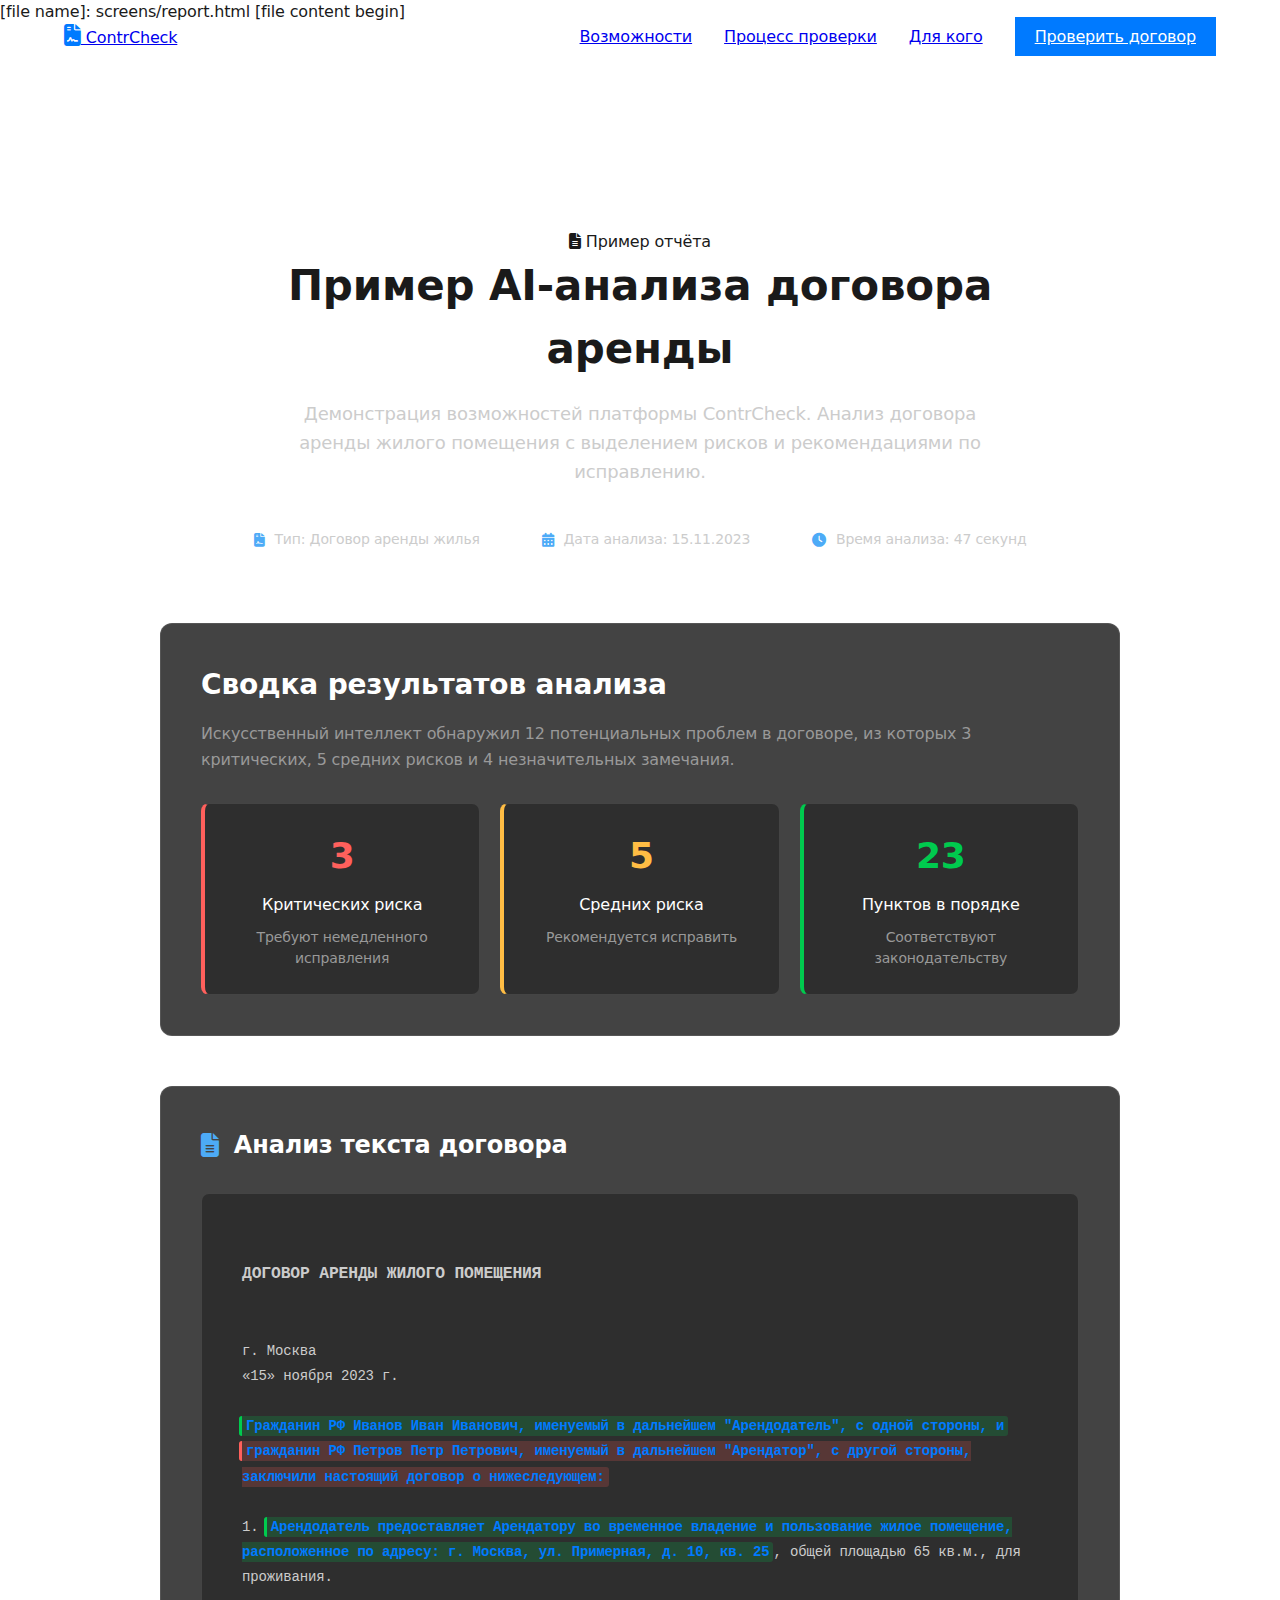
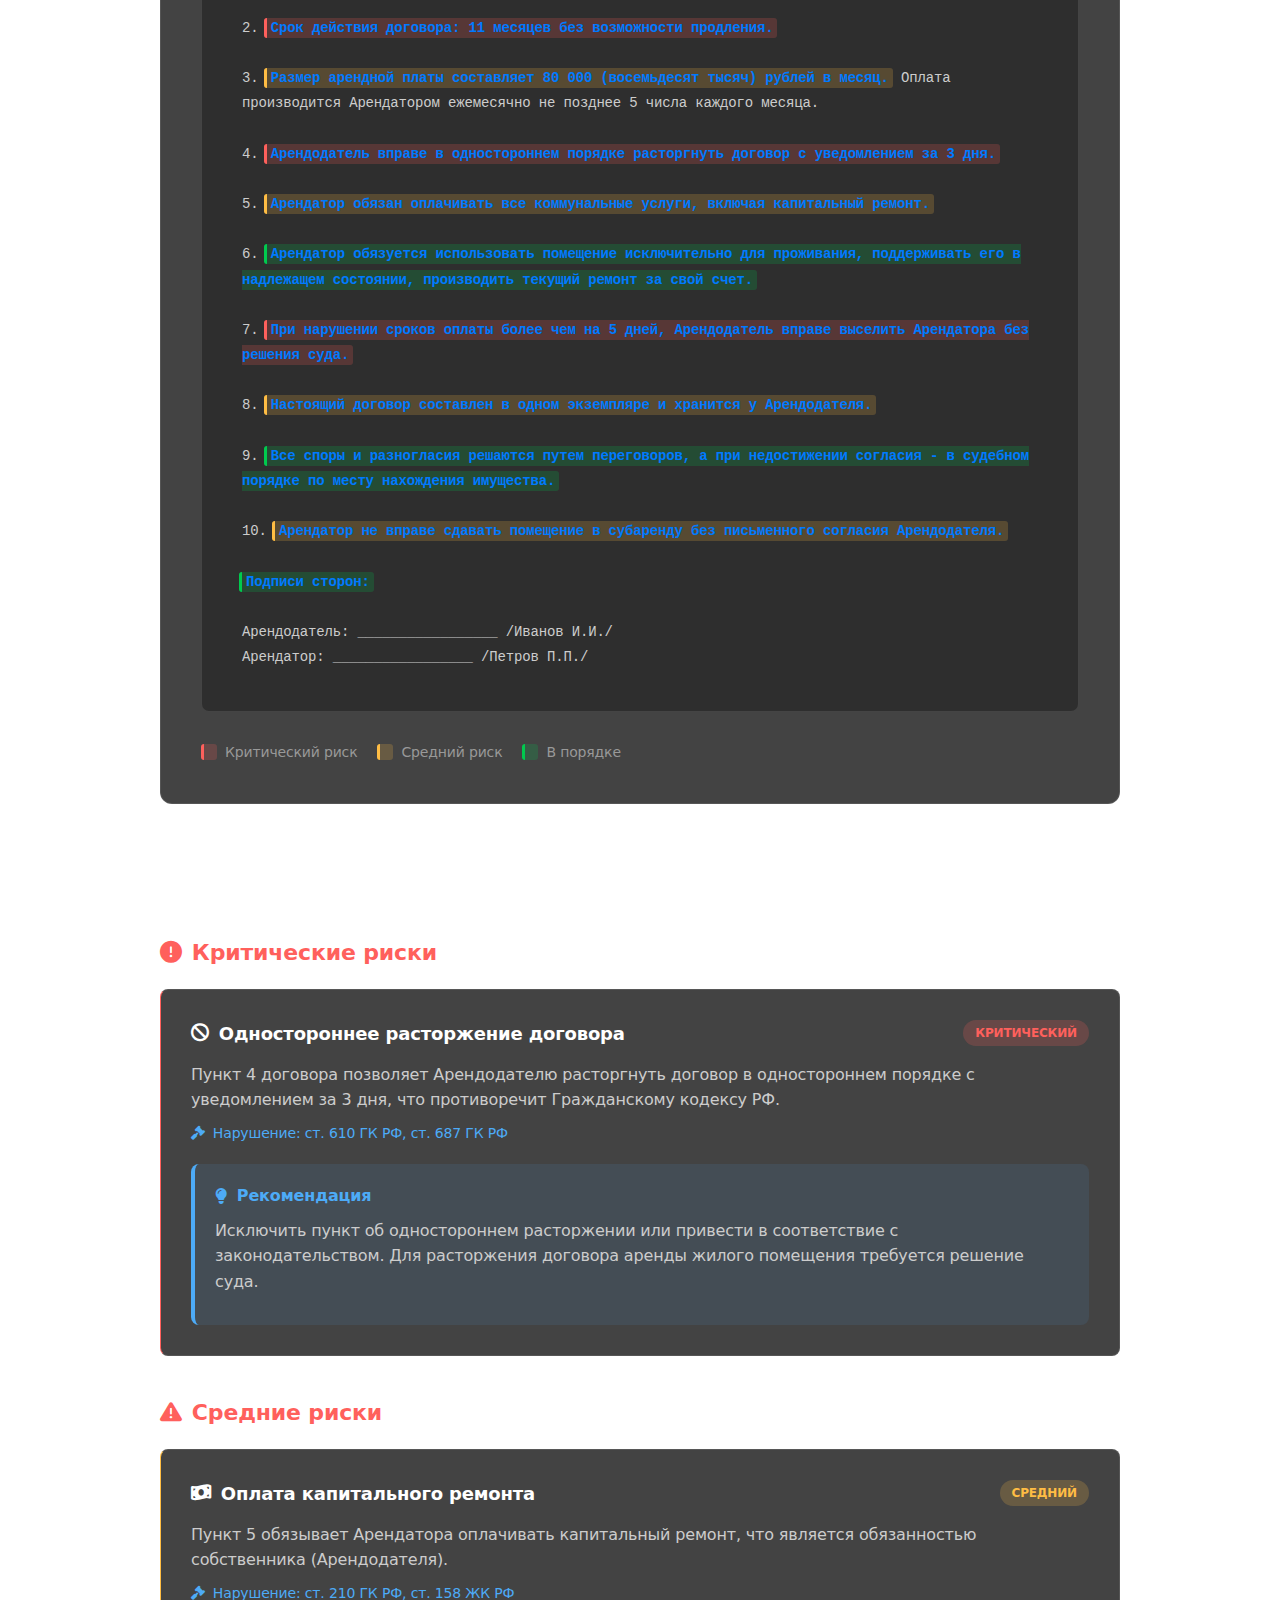
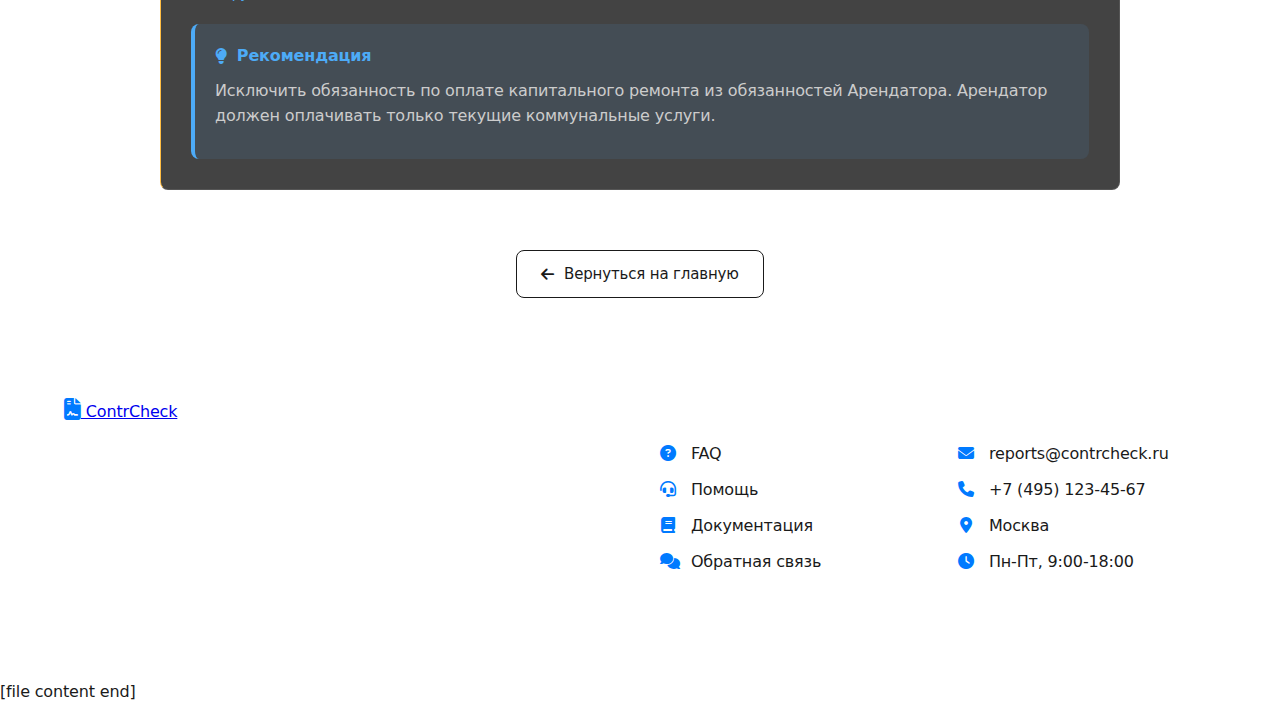
<file: screens/report.html>
[file name]: screens/report.html
[file content begin]
<!DOCTYPE html>
<html lang="ru">
<head>
    <meta charset="UTF-8">
    <meta name="viewport" content="width=device-width, initial-scale=1.0">
    <title>Пример отчёта | ContrCheck</title>
    <meta name="description" content="Пример AI-анализа договора аренды. Демонстрация возможностей платформы ContrCheck.">
    <link rel="preconnect" href="https://fonts.googleapis.com">
    <link rel="preconnect" href="https://fonts.gstatic.com" crossorigin>
    <link href="https://fonts.googleapis.com/css2?family=Inter:wght@300;400;500;600;700&display=swap" rel="stylesheet">
    <link rel="stylesheet" href="https://cdnjs.cloudflare.com/ajax/libs/font-awesome/6.4.0/css/all.min.css">
    <link rel="stylesheet" href="../styles/styles.css">
    <style>
        .report-header {
            padding: 180px 0 60px;
            text-align: center;
        }
        
        .report-header h1 {
            font-size: 42px;
            font-weight: 600;
            margin-bottom: 20px;
            max-width: 800px;
            margin-left: auto;
            margin-right: auto;
        }
        
        .report-header p {
            font-size: 18px;
            color: #cccccc;
            max-width: 700px;
            margin: 0 auto 30px;
            line-height: 1.6;
        }
        
        .report-meta {
            display: flex;
            justify-content: center;
            gap: 20px;
            margin-top: 30px;
            flex-wrap: wrap;
        }
        
        .meta-item {
            background: rgba(255, 255, 255, 0.05);
            padding: 12px 20px;
            border-radius: 8px;
            border: 1px solid rgba(255, 255, 255, 0.1);
            color: #cccccc;
            font-size: 14px;
            display: flex;
            align-items: center;
            gap: 10px;
        }
        
        .meta-item i {
            color: #4dabf7;
        }
        
        .report-content {
            max-width: 1000px;
            margin: 0 auto;
            padding: 0 20px 100px;
        }
        
        .report-summary {
            background-color: rgba(20, 20, 20, 0.8);
            border-radius: 12px;
            padding: 40px;
            margin-bottom: 50px;
            border: 1px solid rgba(255, 255, 255, 0.1);
        }
        
        .report-summary h2 {
            font-size: 28px;
            margin-bottom: 15px;
            font-weight: 600;
            color: #ffffff;
        }
        
        .report-summary > p {
            color: #999999;
            margin-bottom: 30px;
            line-height: 1.6;
        }
        
        .summary-grid {
            display: grid;
            grid-template-columns: repeat(3, 1fr);
            gap: 20px;
            margin-top: 30px;
        }
        
        @media (max-width: 768px) {
            .summary-grid {
                grid-template-columns: 1fr;
            }
        }
        
        .summary-card {
            text-align: center;
            padding: 25px;
            border-radius: 8px;
            background: rgba(0, 0, 0, 0.3);
            border: 1px solid rgba(255, 255, 255, 0.1);
        }
        
        .summary-card.critical {
            border-left: 4px solid #ff605c;
        }
        
        .summary-card.warning {
            border-left: 4px solid #ffbd44;
        }
        
        .summary-card.success {
            border-left: 4px solid #00ca4e;
        }
        
        .summary-value {
            font-size: 36px;
            font-weight: 600;
            margin-bottom: 10px;
        }
        
        .summary-card.critical .summary-value {
            color: #ff605c;
        }
        
        .summary-card.warning .summary-value {
            color: #ffbd44;
        }
        
        .summary-card.success .summary-value {
            color: #00ca4e;
        }
        
        .summary-label {
            font-size: 16px;
            font-weight: 500;
            margin-bottom: 5px;
            color: #ffffff;
        }
        
        .document-preview {
            background-color: rgba(20, 20, 20, 0.8);
            border-radius: 12px;
            padding: 40px;
            margin-bottom: 50px;
            border: 1px solid rgba(255, 255, 255, 0.1);
        }
        
        .document-title {
            font-size: 24px;
            margin-bottom: 30px;
            font-weight: 600;
            color: #ffffff;
            display: flex;
            align-items: center;
            gap: 15px;
        }
        
        .document-title i {
            color: #4dabf7;
        }
        
        .document-text {
            background: rgba(0, 0, 0, 0.3);
            border-radius: 8px;
            padding: 40px;
            font-family: 'Courier New', monospace;
            line-height: 1.8;
            white-space: pre-line;
            border: 1px solid rgba(255, 255, 255, 0.1);
            font-size: 14px;
            color: #cccccc;
        }
        
        .highlight {
            padding: 2px 4px;
            border-radius: 3px;
        }
        
        .highlight-red {
            background-color: rgba(255, 96, 92, 0.2);
            border-left: 3px solid #ff605c;
            margin-left: -3px;
        }
        
        .highlight-yellow {
            background-color: rgba(255, 189, 68, 0.2);
            border-left: 3px solid #ffbd44;
            margin-left: -3px;
        }
        
        .highlight-green {
            background-color: rgba(0, 202, 78, 0.2);
            border-left: 3px solid #00ca4e;
            margin-left: -3px;
        }
        
        .legend {
            display: flex;
            gap: 20px;
            flex-wrap: wrap;
            margin-top: 30px;
        }
        
        .legend-item {
            display: flex;
            align-items: center;
            gap: 8px;
            color: #999999;
            font-size: 14px;
        }
        
        .legend-color {
            width: 16px;
            height: 16px;
            border-radius: 3px;
        }
        
        .issues-list {
            margin-top: 50px;
        }
        
        .issues-list h2 {
            font-size: 28px;
            margin-bottom: 30px;
            font-weight: 600;
            color: #ffffff;
        }
        
        .issue-card {
            background-color: rgba(20, 20, 20, 0.8);
            border-radius: 8px;
            padding: 30px;
            margin-bottom: 20px;
            border-left: 4px solid;
            border: 1px solid rgba(255, 255, 255, 0.1);
        }
        
        .issue-card.critical {
            border-left-color: #ff605c;
        }
        
        .issue-card.warning {
            border-left-color: #ffbd44;
        }
        
        .issue-header {
            display: flex;
            justify-content: space-between;
            align-items: flex-start;
            margin-bottom: 15px;
        }
        
        .issue-title {
            font-size: 18px;
            font-weight: 600;
            color: #ffffff;
            display: flex;
            align-items: center;
            gap: 10px;
        }
        
        .issue-severity {
            padding: 4px 12px;
            border-radius: 20px;
            font-size: 12px;
            font-weight: 600;
        }
        
        .critical .issue-severity {
            background: rgba(255, 96, 92, 0.2);
            color: #ff605c;
        }
        
        .warning .issue-severity {
            background: rgba(255, 189, 68, 0.2);
            color: #ffbd44;
        }
        
        .issue-card p {
            color: #cccccc;
            line-height: 1.6;
            margin-bottom: 10px;
        }
        
        .issue-law {
            color: #4dabf7;
            font-size: 14px;
            margin-top: 10px;
            display: flex;
            align-items: center;
            gap: 8px;
        }
        
        .issue-recommendation {
            background: rgba(77, 171, 247, 0.1);
            border-radius: 8px;
            padding: 20px;
            margin-top: 20px;
            border-left: 4px solid #4dabf7;
        }
        
        .recommendation-title {
            font-weight: 600;
            margin-bottom: 10px;
            color: #4dabf7;
            display: flex;
            align-items: center;
            gap: 10px;
            font-size: 16px;
        }
        
        .issue-recommendation p {
            color: #cccccc;
            line-height: 1.6;
        }
        
        .back-to-main {
            text-align: center;
            margin-top: 60px;
        }
        
        .section-title {
            color: #ff605c;
            margin: 40px 0 20px;
            font-size: 22px;
            font-weight: 600;
            display: flex;
            align-items: center;
            gap: 10px;
        }
    </style>
</head>
<body>
    <!-- Header -->
    <header>
        <div class="container">
            <div class="header-content">
                <a href="../index.html" class="logo">
                    <i class="fas fa-file-contract logo-icon"></i>
                    ContrCheck
                </a>
                
                <nav class="desktop-nav">
                    <ul>
                        <li><a href="../index.html#features">Возможности</a></li>
                        <li><a href="../index.html#process">Процесс проверки</a></li>
                        <li><a href="../index.html#audience">Для кого</a></li>
                        <li><a href="upload.html" class="nav-button">Проверить договор</a></li>
                    </ul>
                </nav>
                
                <label class="hamburger" for="hamburger-input">
                    <input type="checkbox" id="hamburger-input">
                    <svg viewBox="0 0 32 32">
                        <path class="line line-top-bottom" d="M27 10 13 10C10.8 10 9 8.2 9 6 9 3.5 10.8 2 13 2 15.2 2 17 3.8 17 6L17 26C17 28.2 18.8 30 21 30 23.2 30 25 28.2 25 26 25 23.8 23.2 22 21 22L7 22"></path>
                        <path class="line" d="M7 16 27 16"></path>
                    </svg>
                </label>
            </div>
        </div>
        
        <!-- Мобильное меню -->
        <div class="mobile-menu" id="mobile-menu">
            <div class="mobile-menu-content">
                <a href="../index.html" class="logo">
                    <i class="fas fa-file-contract logo-icon"></i>
                    ContrCheck
                </a>
                <nav>
                    <ul>
                        <li><a href="../index.html#features" class="mobile-menu-link">Возможности</a></li>
                        <li><a href="../index.html#process" class="mobile-menu-link">Процесс проверки</a></li>
                        <li><a href="../index.html#audience" class="mobile-menu-link">Для кого</a></li>
                        <li><a href="upload.html" class="mobile-menu-button">Проверить договор</a></li>
                    </ul>
                </nav>
            </div>
        </div>
    </header>

    <main>
        <!-- Report Header -->
        <section class="report-header">
            <div class="container">
                <div class="hero-badge">
                    <i class="fas fa-file-alt"></i>
                    Пример отчёта
                </div>
                
                <h1>Пример AI-анализа договора аренды</h1>
                <p>Демонстрация возможностей платформы ContrCheck. Анализ договора аренды жилого помещения с выделением рисков и рекомендациями по исправлению.</p>
                
                <div class="report-meta">
                    <div class="meta-item">
                        <i class="fas fa-file-contract"></i>
                        Тип: Договор аренды жилья
                    </div>
                    <div class="meta-item">
                        <i class="fas fa-calendar-alt"></i>
                        Дата анализа: 15.11.2023
                    </div>
                    <div class="meta-item">
                        <i class="fas fa-clock"></i>
                        Время анализа: 47 секунд
                    </div>
                </div>
            </div>
        </section>

        <!-- Report Content -->
        <div class="report-content">
            <!-- Summary -->
            <div class="report-summary">
                <h2>Сводка результатов анализа</h2>
                <p>Искусственный интеллект обнаружил 12 потенциальных проблем в договоре, из которых 3 критических, 5 средних рисков и 4 незначительных замечания.</p>
                
                <div class="summary-grid">
                    <div class="summary-card critical">
                        <div class="summary-value">3</div>
                        <div class="summary-label">Критических риска</div>
                        <p style="font-size: 14px; margin-top: 10px; color: #999;">Требуют немедленного исправления</p>
                    </div>
                    
                    <div class="summary-card warning">
                        <div class="summary-value">5</div>
                        <div class="summary-label">Средних риска</div>
                        <p style="font-size: 14px; margin-top: 10px; color: #999;">Рекомендуется исправить</p>
                    </div>
                    
                    <div class="summary-card success">
                        <div class="summary-value">23</div>
                        <div class="summary-label">Пунктов в порядке</div>
                        <p style="font-size: 14px; margin-top: 10px; color: #999;">Соответствуют законодательству</p>
                    </div>
                </div>
            </div>
            
            <!-- Document Preview -->
            <div class="document-preview">
                <div class="document-title">
                    <i class="fas fa-file-alt"></i>
                    Анализ текста договора
                </div>
                
                <div class="document-text">
                    <h3>ДОГОВОР АРЕНДЫ ЖИЛОГО ПОМЕЩЕНИЯ</h3>
                    
                    г. Москва
                    «15» ноября 2023 г.
                    
                    <span class="highlight highlight-green">Гражданин РФ Иванов Иван Иванович, именуемый в дальнейшем "Арендодатель", с одной стороны, и</span>
                    <span class="highlight highlight-red">гражданин РФ Петров Петр Петрович, именуемый в дальнейшем "Арендатор", с другой стороны, заключили настоящий договор о нижеследующем:</span>
                    
                    1. <span class="highlight highlight-green">Арендодатель предоставляет Арендатору во временное владение и пользование жилое помещение, расположенное по адресу: г. Москва, ул. Примерная, д. 10, кв. 25</span>, общей площадью 65 кв.м., для проживания.
                    
                    2. <span class="highlight highlight-red">Срок действия договора: 11 месяцев без возможности продления.</span>
                    
                    3. <span class="highlight highlight-yellow">Размер арендной платы составляет 80 000 (восемьдесят тысяч) рублей в месяц.</span> Оплата производится Арендатором ежемесячно не позднее 5 числа каждого месяца.
                    
                    4. <span class="highlight highlight-red">Арендодатель вправе в одностороннем порядке расторгнуть договор с уведомлением за 3 дня.</span>
                    
                    5. <span class="highlight highlight-yellow">Арендатор обязан оплачивать все коммунальные услуги, включая капитальный ремонт.</span>
                    
                    6. <span class="highlight highlight-green">Арендатор обязуется использовать помещение исключительно для проживания, поддерживать его в надлежащем состоянии, производить текущий ремонт за свой счет.</span>
                    
                    7. <span class="highlight highlight-red">При нарушении сроков оплаты более чем на 5 дней, Арендодатель вправе выселить Арендатора без решения суда.</span>
                    
                    8. <span class="highlight highlight-yellow">Настоящий договор составлен в одном экземпляре и хранится у Арендодателя.</span>
                    
                    9. <span class="highlight highlight-green">Все споры и разногласия решаются путем переговоров, а при недостижении согласия - в судебном порядке по месту нахождения имущества.</span>
                    
                    10. <span class="highlight highlight-yellow">Арендатор не вправе сдавать помещение в субаренду без письменного согласия Арендодателя.</span>
                    
                    <span class="highlight highlight-green">Подписи сторон:</span>
                    
                    Арендодатель: _________________ /Иванов И.И./
                    Арендатор: _________________ /Петров П.П./
                </div>
                
                <div class="legend">
                    <div class="legend-item">
                        <div class="legend-color" style="background-color: rgba(255, 96, 92, 0.2); border-left: 3px solid #ff605c;"></div>
                        <span>Критический риск</span>
                    </div>
                    <div class="legend-item">
                        <div class="legend-color" style="background-color: rgba(255, 189, 68, 0.2); border-left: 3px solid #ffbd44;"></div>
                        <span>Средний риск</span>
                    </div>
                    <div class="legend-item">
                        <div class="legend-color" style="background-color: rgba(0, 202, 78, 0.2); border-left: 3px solid #00ca4e;"></div>
                        <span>В порядке</span>
                    </div>
                </div>
            </div>
            
            <!-- Issues List -->
            <div class="issues-list">
                <h2>Обнаруженные проблемы и рекомендации</h2>
                
                <!-- Critical Issues -->
                <h3 class="section-title">
                    <i class="fas fa-exclamation-circle"></i>
                    Критические риски
                </h3>
                
                <div class="issue-card critical">
                    <div class="issue-header">
                        <div class="issue-title">
                            <i class="fas fa-ban"></i>
                            Одностороннее расторжение договора
                        </div>
                        <div class="issue-severity">КРИТИЧЕСКИЙ</div>
                    </div>
                    <p>Пункт 4 договора позволяет Арендодателю расторгнуть договор в одностороннем порядке с уведомлением за 3 дня, что противоречит Гражданскому кодексу РФ.</p>
                    <div class="issue-law">
                        <i class="fas fa-gavel"></i>
                        Нарушение: ст. 610 ГК РФ, ст. 687 ГК РФ
                    </div>
                    <div class="issue-recommendation">
                        <div class="recommendation-title">
                            <i class="fas fa-lightbulb"></i>
                            Рекомендация
                        </div>
                        <p>Исключить пункт об одностороннем расторжении или привести в соответствие с законодательством. Для расторжения договора аренды жилого помещения требуется решение суда.</p>
                    </div>
                </div>
                
                <!-- Warning Issues -->
                <h3 class="section-title">
                    <i class="fas fa-exclamation-triangle"></i>
                    Средние риски
                </h3>
                
                <div class="issue-card warning">
                    <div class="issue-header">
                        <div class="issue-title">
                            <i class="fas fa-money-bill-wave"></i>
                            Оплата капитального ремонта
                        </div>
                        <div class="issue-severity">СРЕДНИЙ</div>
                    </div>
                    <p>Пункт 5 обязывает Арендатора оплачивать капитальный ремонт, что является обязанностью собственника (Арендодателя).</p>
                    <div class="issue-law">
                        <i class="fas fa-gavel"></i>
                        Нарушение: ст. 210 ГК РФ, ст. 158 ЖК РФ
                    </div>
                    <div class="issue-recommendation">
                        <div class="recommendation-title">
                            <i class="fas fa-lightbulb"></i>
                            Рекомендация
                        </div>
                        <p>Исключить обязанность по оплате капитального ремонта из обязанностей Арендатора. Арендатор должен оплачивать только текущие коммунальные услуги.</p>
                    </div>
                </div>
            </div>
            
            <!-- Back to main -->
            <div class="back-to-main">
                <a href="../index.html" class="btn btn-outline">
                    <i class="fas fa-arrow-left"></i> Вернуться на главную
                </a>
            </div>
        </div>
    </main>

    <!-- Footer -->
    <footer>
        <div class="container">
            <div class="footer-grid">
                <div class="footer-column">
                    <a href="../index.html" class="logo">
                        <i class="fas fa-file-contract logo-icon"></i>
                        ContrCheck
                    </a>
                    <p>AI-платформа для проверки договоров недвижимости. Юридический анализ, рекомендации, безопасность.</p>
                </div>
                
                <div class="footer-column">
                    <h4>Ресурсы</h4>
                    <ul>
                        <li><a href="report.html">Пример отчёта</a></li>
                        <li><a href="../index.html#process">Процесс проверки</a></li>
                        <li><a href="../index.html#audience">Для кого</a></li>
                        <li><a href="../index.html#business">Для бизнеса</a></li>
                    </ul>
                </div>
                
                <div class="footer-column">
                    <h4>Поддержка</h4>
                    <ul>
                        <li><i class="fas fa-question-circle"></i> FAQ</li>
                        <li><i class="fas fa-headset"></i> Помощь</li>
                        <li><i class="fas fa-book"></i> Документация</li>
                        <li><i class="fas fa-comments"></i> Обратная связь</li>
                    </ul>
                </div>
                
                <div class="footer-column">
                    <h4>Контакты</h4>
                    <ul>
                        <li><i class="fas fa-envelope"></i> reports@contrcheck.ru</li>
                        <li><i class="fas fa-phone"></i> +7 (495) 123-45-67</li>
                        <li><i class="fas fa-map-marker-alt"></i> Москва</li>
                        <li><i class="fas fa-clock"></i> Пн-Пт, 9:00-18:00</li>
                    </ul>
                </div>
            </div>
            
            <div class="footer-bottom">
                <p>&copy; 2023 ContrCheck. Все права защищены.</p>
                <div class="footer-links">
                    <a href="#">Политика конфиденциальности</a>
                    <a href="#">Условия использования</a>
                </div>
            </div>
        </div>
    </footer>

    <script src="../scripts/script.js"></script>
</body>
</html>
[file content end]
</file>
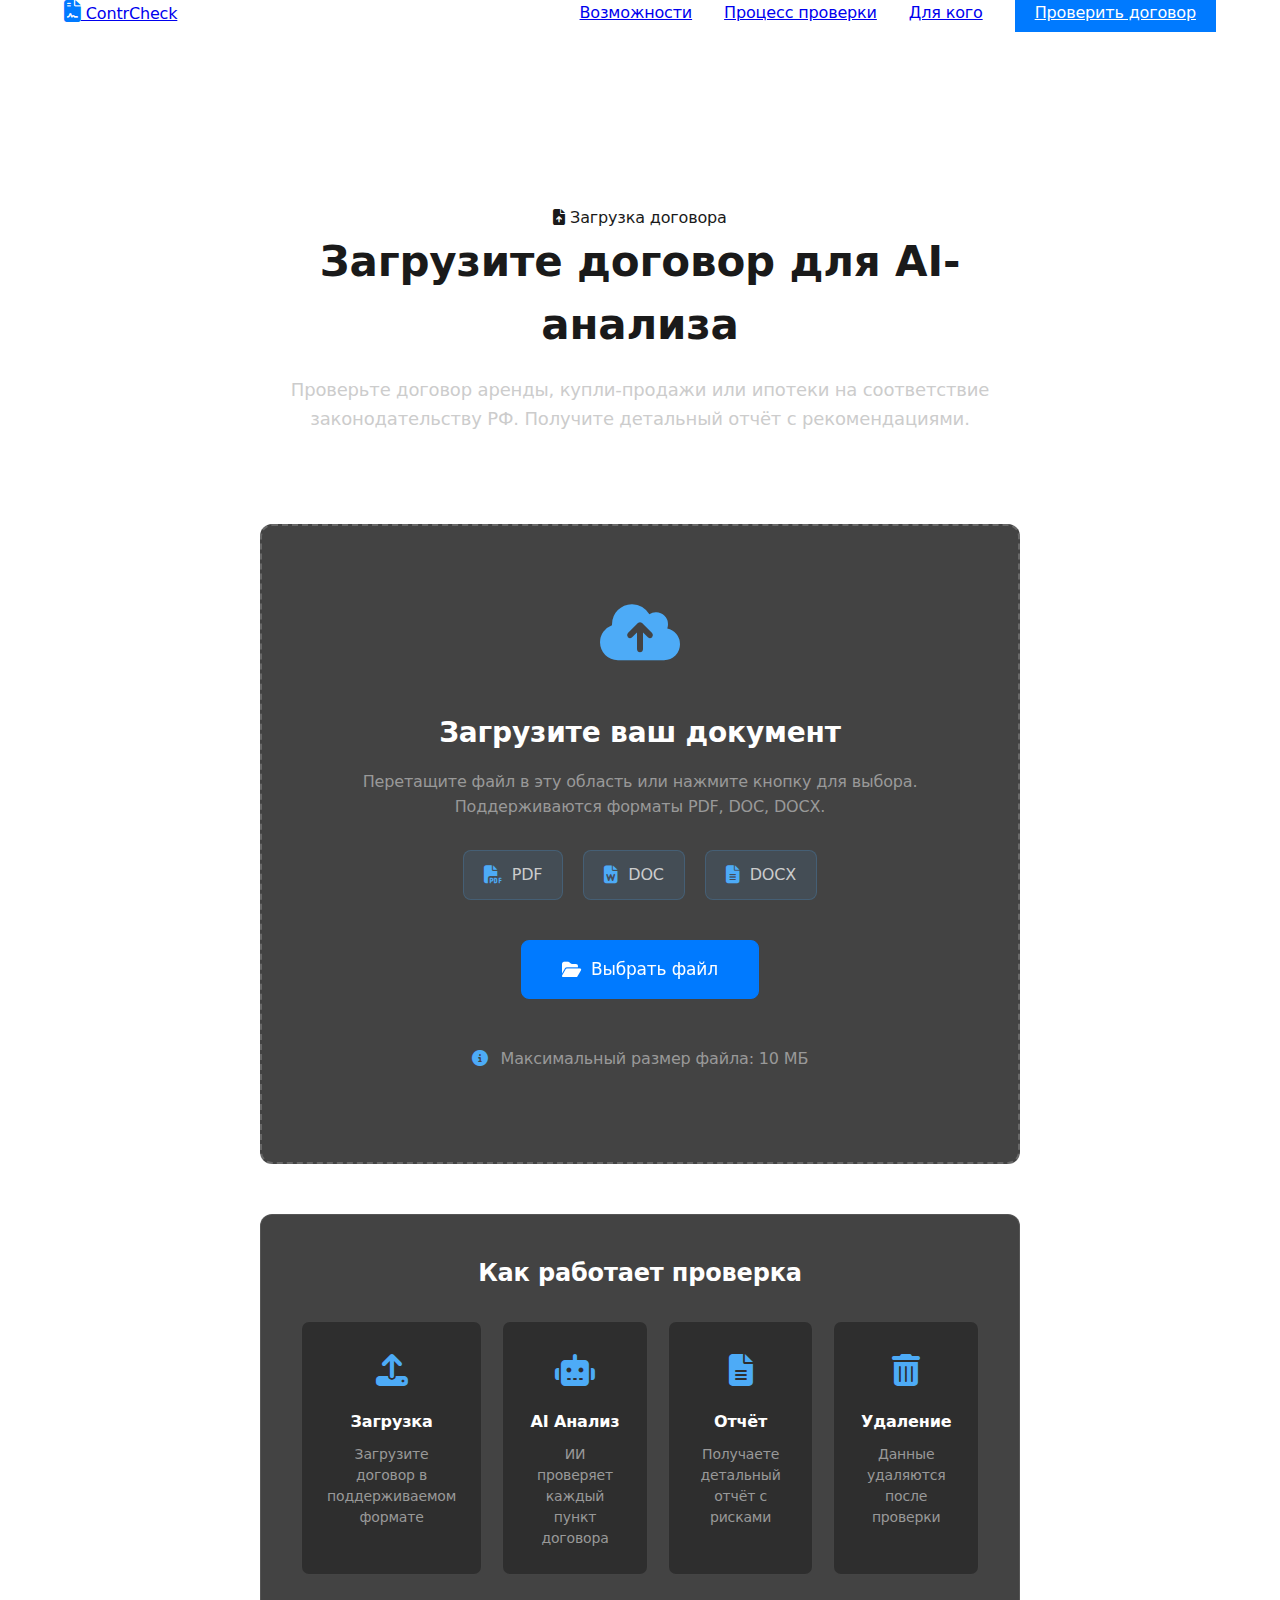
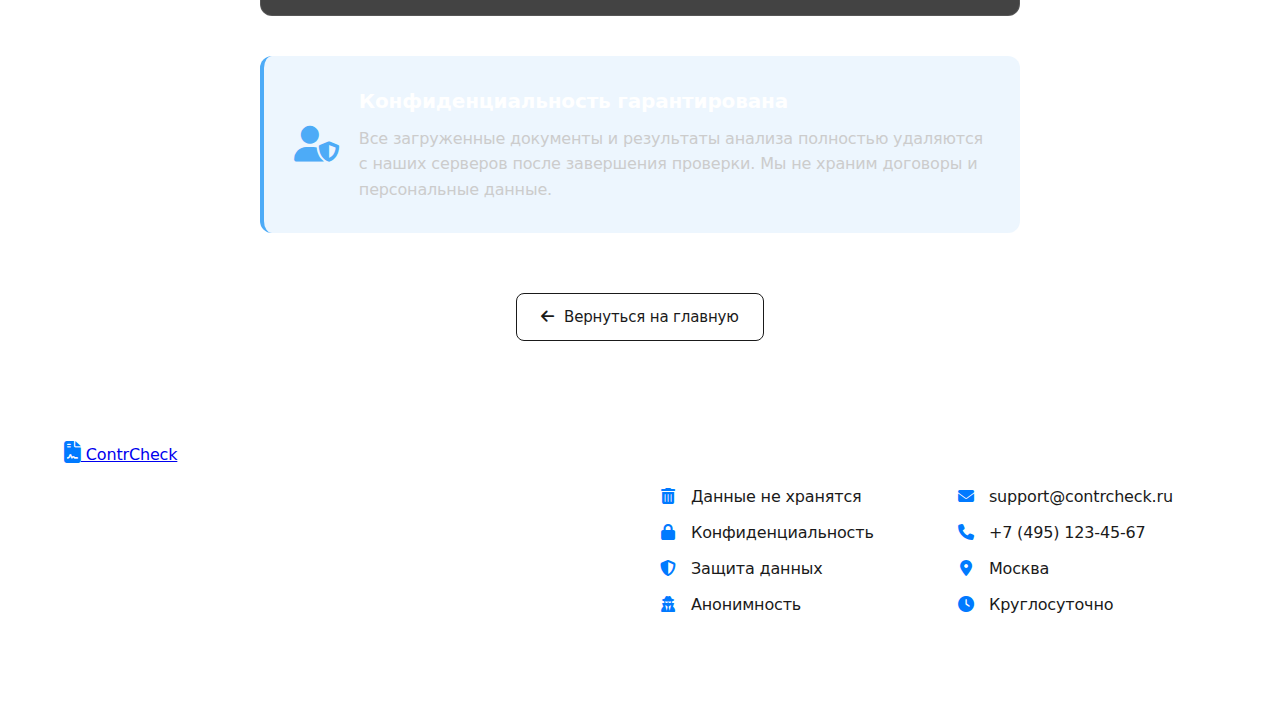
<file: screens/upload.html>
<!DOCTYPE html>
<html lang="ru">
<head>
    <meta charset="UTF-8">
    <meta name="viewport" content="width=device-width, initial-scale=1.0">
    <title>Загрузка договора | ContrCheck</title>
    <meta name="description" content="Загрузите договор для AI-анализа. Проверка на соответствие законодательству РФ, рекомендации по исправлению.">
    <link rel="preconnect" href="https://fonts.googleapis.com">
    <link rel="preconnect" href="https://fonts.gstatic.com" crossorigin>
    <link href="https://fonts.googleapis.com/css2?family=Inter:wght@300;400;500;600;700&display=swap" rel="stylesheet">
    <link rel="stylesheet" href="https://cdnjs.cloudflare.com/ajax/libs/font-awesome/6.4.0/css/all.min.css">
    <link rel="stylesheet" href="../styles/styles.css">
    <style>
        .upload-header {
            padding: 180px 0 60px;
            text-align: center;
        }
        
        .upload-header h1 {
            font-size: 42px;
            font-weight: 600;
            margin-bottom: 20px;
            max-width: 800px;
            margin-left: auto;
            margin-right: auto;
        }
        
        .upload-header p {
            font-size: 18px;
            color: #cccccc;
            max-width: 700px;
            margin: 0 auto 30px;
            line-height: 1.6;
        }
        
        .upload-content {
            max-width: 800px;
            margin: 0 auto;
            padding: 0 20px 100px;
        }
        
        .upload-container {
            background-color: rgba(20, 20, 20, 0.8);
            border-radius: 12px;
            padding: 60px 40px;
            margin-bottom: 50px;
            border: 2px dashed rgba(255, 255, 255, 0.2);
            text-align: center;
            transition: all 0.3s ease;
        }
        
        .upload-container:hover {
            border-color: rgba(77, 171, 247, 0.5);
            background-color: rgba(20, 20, 20, 0.9);
        }
        
        .upload-icon {
            font-size: 64px;
            color: #4dabf7;
            margin-bottom: 30px;
        }
        
        .upload-container h2 {
            font-size: 28px;
            margin-bottom: 15px;
            font-weight: 600;
            color: #ffffff;
        }
        
        .upload-container p {
            color: #999999;
            margin-bottom: 30px;
            font-size: 16px;
            line-height: 1.6;
        }
        
        .file-types {
            display: flex;
            justify-content: center;
            gap: 20px;
            flex-wrap: wrap;
            margin-bottom: 40px;
        }
        
        .file-type {
            background: rgba(77, 171, 247, 0.1);
            border-radius: 8px;
            padding: 12px 20px;
            display: flex;
            align-items: center;
            gap: 10px;
            font-weight: 500;
            color: #cccccc;
            border: 1px solid rgba(77, 171, 247, 0.2);
        }
        
        .file-type i {
            color: #4dabf7;
            font-size: 18px;
        }
        
        .upload-btn {
            position: relative;
            overflow: hidden;
            display: inline-block;
            margin-bottom: 20px;
        }
        
        .upload-btn input[type="file"] {
            position: absolute;
            left: 0;
            top: 0;
            opacity: 0;
            width: 100%;
            height: 100%;
            cursor: pointer;
        }
        
        .file-preview {
            margin-top: 40px;
            display: none;
        }
        
        .file-preview.active {
            display: block;
        }
        
        .preview-content {
            background-color: rgba(20, 20, 20, 0.8);
            border-radius: 12px;
            padding: 30px;
            margin-top: 20px;
            border: 1px solid rgba(255, 255, 255, 0.1);
        }
        
        .preview-header {
            display: flex;
            justify-content: space-between;
            align-items: center;
            margin-bottom: 20px;
        }
        
        .preview-file {
            display: flex;
            align-items: center;
            gap: 15px;
        }
        
        .preview-icon {
            font-size: 36px;
            color: #4dabf7;
        }
        
        .file-info h4 {
            font-size: 18px;
            margin-bottom: 5px;
            font-weight: 600;
            color: #ffffff;
        }
        
        .file-info p {
            color: #999999;
            font-size: 14px;
        }
        
        .analyze-btn {
            margin-top: 30px;
        }
        
        .loading {
            display: none;
            text-align: center;
            margin: 40px 0;
        }
        
        .loading.active {
            display: block;
        }
        
        .spinner {
            width: 50px;
            height: 50px;
            border: 3px solid rgba(255, 255, 255, 0.1);
            border-top: 3px solid #4dabf7;
            border-radius: 50%;
            animation: spin 1s linear infinite;
            margin: 0 auto 20px;
        }
        
        @keyframes spin {
            0% { transform: rotate(0deg); }
            100% { transform: rotate(360deg); }
        }
        
        .result {
            display: none;
            margin-top: 40px;
            text-align: center;
        }
        
        .result.active {
            display: block;
        }
        
        .result-icon {
            font-size: 60px;
            color: #00ca4e;
            margin-bottom: 20px;
        }
        
        .result h3 {
            font-size: 28px;
            margin-bottom: 15px;
            font-weight: 600;
            color: #ffffff;
        }
        
        .result p {
            color: #cccccc;
            margin-bottom: 30px;
            max-width: 600px;
            margin-left: auto;
            margin-right: auto;
            line-height: 1.6;
        }
        
        .upload-steps {
            background-color: rgba(20, 20, 20, 0.8);
            border-radius: 12px;
            padding: 40px;
            margin-top: 50px;
            border: 1px solid rgba(255, 255, 255, 0.1);
        }
        
        .upload-steps h3 {
            font-size: 24px;
            margin-bottom: 30px;
            font-weight: 600;
            text-align: center;
            color: #ffffff;
        }
        
        .steps-grid {
            display: grid;
            grid-template-columns: repeat(4, 1fr);
            gap: 20px;
            margin-top: 30px;
        }
        
        @media (max-width: 992px) {
            .steps-grid {
                grid-template-columns: repeat(2, 1fr);
            }
        }
        
        @media (max-width: 576px) {
            .steps-grid {
                grid-template-columns: 1fr;
            }
        }
        
        .step-item {
            text-align: center;
            padding: 25px;
            background: rgba(0, 0, 0, 0.3);
            border-radius: 8px;
            border: 1px solid rgba(255, 255, 255, 0.1);
        }
        
        .step-icon {
            font-size: 32px;
            color: #4dabf7;
            margin-bottom: 15px;
        }
        
        .step-item h4 {
            font-size: 16px;
            margin-bottom: 10px;
            font-weight: 600;
            color: #ffffff;
        }
        
        .step-item p {
            color: #999999;
            font-size: 14px;
            line-height: 1.5;
        }
        
        .security-info {
            background: rgba(77, 171, 247, 0.1);
            border-radius: 12px;
            padding: 30px;
            margin-top: 40px;
            display: flex;
            align-items: center;
            gap: 20px;
            border-left: 4px solid #4dabf7;
        }
        
        .security-info i {
            font-size: 36px;
            color: #4dabf7;
            flex-shrink: 0;
        }
        
        .security-text h4 {
            font-size: 20px;
            margin-bottom: 10px;
            font-weight: 600;
            color: #ffffff;
        }
        
        .security-text p {
            color: #cccccc;
            line-height: 1.6;
        }
        
        .back-to-main {
            text-align: center;
            margin-top: 60px;
        }
        
        .note {
            color: #999999;
            font-size: 14px;
            margin-top: 20px;
            text-align: center;
        }
        
        .note i {
            color: #4dabf7;
            margin-right: 8px;
        }
    </style>
</head>
<body>
    <!-- Header -->
    <header>
        <div class="container">
            <div class="header-content">
                <a href="../index.html" class="logo">
                    <i class="fas fa-file-contract logo-icon"></i>
                    ContrCheck
                </a>
                
                <nav class="desktop-nav">
                    <ul>
                        <li><a href="../index.html#features">Возможности</a></li>
                        <li><a href="../index.html#process">Процесс проверки</a></li>
                        <li><a href="../index.html#audience">Для кого</a></li>
                        <li><a href="upload.html" class="nav-button active">Проверить договор</a></li>
                    </ul>
                </nav>
                
                <label class="hamburger" for="hamburger-input">
                    <input type="checkbox" id="hamburger-input">
                    <svg viewBox="0 0 32 32">
                        <path class="line line-top-bottom" d="M27 10 13 10C10.8 10 9 8.2 9 6 9 3.5 10.8 2 13 2 15.2 2 17 3.8 17 6L17 26C17 28.2 18.8 30 21 30 23.2 30 25 28.2 25 26 25 23.8 23.2 22 21 22L7 22"></path>
                        <path class="line" d="M7 16 27 16"></path>
                    </svg>
                </label>
            </div>
        </div>
        
        <!-- Мобильное меню -->
        <div class="mobile-menu" id="mobile-menu">
            <div class="mobile-menu-content">
                <a href="../index.html" class="logo">
                    <i class="fas fa-file-contract logo-icon"></i>
                    ContrCheck
                </a>
                <nav>
                    <ul>
                        <li><a href="../index.html#features" class="mobile-menu-link">Возможности</a></li>
                        <li><a href="../index.html#process" class="mobile-menu-link">Процесс проверки</a></li>
                        <li><a href="../index.html#audience" class="mobile-menu-link">Для кого</a></li>
                        <li><a href="upload.html" class="mobile-menu-button active">Проверить договор</a></li>
                    </ul>
                </nav>
            </div>
        </div>
    </header>

    <main>
        <!-- Upload Header -->
        <section class="upload-header">
            <div class="container">
                <div class="hero-badge">
                    <i class="fas fa-file-upload"></i>
                    Загрузка договора
                </div>
                
                <h1>Загрузите договор для AI-анализа</h1>
                <p>Проверьте договор аренды, купли-продажи или ипотеки на соответствие законодательству РФ. Получите детальный отчёт с рекомендациями.</p>
            </div>
        </section>

        <!-- Upload Content -->
        <div class="upload-content">
            <!-- Upload Container -->
            <div class="upload-container">
                <div class="upload-icon">
                    <i class="fas fa-cloud-upload-alt"></i>
                </div>
                
                <h2>Загрузите ваш документ</h2>
                <p>Перетащите файл в эту область или нажмите кнопку для выбора. Поддерживаются форматы PDF, DOC, DOCX.</p>
                
                <div class="file-types">
                    <div class="file-type">
                        <i class="fas fa-file-pdf"></i>
                        <span>PDF</span>
                    </div>
                    <div class="file-type">
                        <i class="fas fa-file-word"></i>
                        <span>DOC</span>
                    </div>
                    <div class="file-type">
                        <i class="fas fa-file-alt"></i>
                        <span>DOCX</span>
                    </div>
                </div>
                
                <div class="upload-btn">
                    <input type="file" id="fileInput" accept=".pdf,.doc,.docx,.txt">
                    <label for="fileInput" class="btn btn-primary" style="padding: 16px 40px; font-size: 17px; cursor: pointer;">
                        <i class="fas fa-folder-open"></i> Выбрать файл
                    </label>
                </div>
                
                <p class="note">
                    <i class="fas fa-info-circle"></i>
                    Максимальный размер файла: 10 МБ
                </p>
            </div>
            
            <!-- File Preview -->
            <div class="file-preview" id="filePreview">
                <div class="preview-content">
                    <div class="preview-header">
                        <div class="preview-file">
                            <div class="preview-icon">
                                <i class="fas fa-file-contract"></i>
                            </div>
                            <div class="file-info">
                                <h4 id="fileName">Договор_аренды.pdf</h4>
                                <p id="fileSize">2.4 МБ</p>
                            </div>
                        </div>
                        <button class="btn btn-outline" id="removeFile">
                            <i class="fas fa-times"></i> Удалить
                        </button>
                    </div>
                    
                    <div class="analyze-btn">
                        <button class="btn btn-primary" id="analyzeBtn" style="padding: 16px 40px; font-size: 17px; width: 100%;">
                            <i class="fas fa-search"></i> Начать анализ договора
                        </button>
                    </div>
                </div>
            </div>
            
            <!-- Loading -->
            <div class="loading" id="loading">
                <div class="spinner"></div>
                <h3>Анализируем ваш договор</h3>
                <p>Искусственный интеллект проверяет каждый пункт на соответствие законодательству РФ.</p>
                <p style="color: #4dabf7; margin-top: 10px;">Примерное время: 1-2 минуты</p>
            </div>
            
            <!-- Result -->
            <div class="result" id="result">
                <div class="result-icon">
                    <i class="fas fa-check-circle"></i>
                </div>
                <h3>Анализ завершён</h3>
                <p>Мы обнаружили потенциальные риски в вашем договоре. Скачайте подробный отчёт с рекомендациями по исправлению.</p>
                <div class="cta-buttons" style="display: flex; gap: 20px; justify-content: center; flex-wrap: wrap;">
                    <a href="report.html" class="btn btn-primary" style="padding: 16px 40px; font-size: 17px;">
                        <i class="fas fa-download"></i> Скачать полный отчёт
                    </a>
                    <button class="btn btn-outline" id="newAnalysis" style="padding: 16px 40px; font-size: 17px;">
                        <i class="fas fa-redo"></i> Новый анализ
                    </button>
                </div>
            </div>
            
            <!-- Upload Steps -->
            <div class="upload-steps">
                <h3>Как работает проверка</h3>
                <div class="steps-grid">
                    <div class="step-item">
                        <div class="step-icon">
                            <i class="fas fa-upload"></i>
                        </div>
                        <h4>Загрузка</h4>
                        <p>Загрузите договор в поддерживаемом формате</p>
                    </div>
                    
                    <div class="step-item">
                        <div class="step-icon">
                            <i class="fas fa-robot"></i>
                        </div>
                        <h4>AI Анализ</h4>
                        <p>ИИ проверяет каждый пункт договора</p>
                    </div>
                    
                    <div class="step-item">
                        <div class="step-icon">
                            <i class="fas fa-file-alt"></i>
                        </div>
                        <h4>Отчёт</h4>
                        <p>Получаете детальный отчёт с рисками</p>
                    </div>
                    
                    <div class="step-item">
                        <div class="step-icon">
                            <i class="fas fa-trash-alt"></i>
                        </div>
                        <h4>Удаление</h4>
                        <p>Данные удаляются после проверки</p>
                    </div>
                </div>
            </div>
            
            <!-- Security Info -->
            <div class="security-info">
                <i class="fas fa-user-shield"></i>
                <div class="security-text">
                    <h4>Конфиденциальность гарантирована</h4>
                    <p>Все загруженные документы и результаты анализа полностью удаляются с наших серверов после завершения проверки. Мы не храним договоры и персональные данные.</p>
                </div>
            </div>
            
            <!-- Back to main -->
            <div class="back-to-main">
                <a href="../index.html" class="btn btn-outline">
                    <i class="fas fa-arrow-left"></i> Вернуться на главную
                </a>
            </div>
        </div>
    </main>

    <!-- Footer -->
    <footer>
        <div class="container">
            <div class="footer-grid">
                <div class="footer-column">
                    <a href="../index.html" class="logo">
                        <i class="fas fa-file-contract logo-icon"></i>
                        ContrCheck
                    </a>
                    <p>AI-платформа для проверки договоров недвижимости. Юридический анализ, рекомендации, безопасность.</p>
                </div>
                
                <div class="footer-column">
                    <h4>Проверка</h4>
                    <ul>
                        <li><a href="upload.html">Загрузить договор</a></li>
                        <li><a href="upload.html">AI анализ</a></li>
                        <li><a href="upload.html">Получить отчёт</a></li>
                        <li><a href="report.html">Пример отчёта</a></li>
                    </ul>
                </div>
                
                <div class="footer-column">
                    <h4>Безопасность</h4>
                    <ul>
                        <li><i class="fas fa-trash-alt"></i> Данные не хранятся</li>
                        <li><i class="fas fa-lock"></i> Конфиденциальность</li>
                        <li><i class="fas fa-shield-alt"></i> Защита данных</li>
                        <li><i class="fas fa-user-secret"></i> Анонимность</li>
                    </ul>
                </div>
                
                <div class="footer-column">
                    <h4>Контакты</h4>
                    <ul>
                        <li><i class="fas fa-envelope"></i> support@contrcheck.ru</li>
                        <li><i class="fas fa-phone"></i> +7 (495) 123-45-67</li>
                        <li><i class="fas fa-map-marker-alt"></i> Москва</li>
                        <li><i class="fas fa-clock"></i> Круглосуточно</li>
                    </ul>
                </div>
            </div>
            
            <div class="footer-bottom">
                <p>&copy; 2023 ContrCheck. Все права защищены.</p>
                <div class="footer-links">
                    <a href="#">Политика конфиденциальности</a>
                    <a href="#">Условия использования</a>
                </div>
            </div>
        </div>
    </footer>

    <script src="../scripts/script.js"></script>
    <script>
        document.addEventListener('DOMContentLoaded', () => {
            const fileInput = document.getElementById('fileInput');
            const filePreview = document.getElementById('filePreview');
            const fileName = document.getElementById('fileName');
            const fileSize = document.getElementById('fileSize');
            const removeFile = document.getElementById('removeFile');
            const analyzeBtn = document.getElementById('analyzeBtn');
            const loading = document.getElementById('loading');
            const result = document.getElementById('result');
            const newAnalysis = document.getElementById('newAnalysis');
            const uploadContainer = document.querySelector('.upload-container');
            
            // File input handling
            fileInput.addEventListener('change', (e) => {
                if (e.target.files.length > 0) {
                    const file = e.target.files[0];
                    const fileSizeMB = (file.size / (1024 * 1024)).toFixed(2);
                    
                    // Check file size
                    if (file.size > 10 * 1024 * 1024) {
                        alert('Файл слишком большой. Максимальный размер: 10 МБ');
                        return;
                    }
                    
                    // Show preview
                    fileName.textContent = file.name;
                    fileSize.textContent = fileSizeMB + ' МБ';
                    filePreview.classList.add('active');
                    
                    // Scroll to preview
                    filePreview.scrollIntoView({ behavior: 'smooth', block: 'nearest' });
                }
            });
            
            // Remove file
            removeFile.addEventListener('click', () => {
                fileInput.value = '';
                filePreview.classList.remove('active');
                loading.classList.remove('active');
                result.classList.remove('active');
            });
            
            // Analyze contract
            analyzeBtn.addEventListener('click', () => {
                if (!fileInput.files[0]) {
                    alert('Пожалуйста, выберите файл для анализа');
                    return;
                }
                
                // Show loading
                loading.classList.add('active');
                
                // Simulate analysis (3 seconds)
                setTimeout(() => {
                    loading.classList.remove('active');
                    result.classList.add('active');
                    
                    // Scroll to result
                    result.scrollIntoView({ behavior: 'smooth', block: 'start' });
                }, 3000);
            });
            
            // New analysis
            newAnalysis.addEventListener('click', () => {
                fileInput.value = '';
                filePreview.classList.remove('active');
                result.classList.remove('active');
                loading.classList.remove('active');
                
                // Scroll to top
                uploadContainer.scrollIntoView({ behavior: 'smooth', block: 'start' });
            });
            
            // Drag and drop
            uploadContainer.addEventListener('dragover', (e) => {
                e.preventDefault();
                uploadContainer.style.borderColor = '#4dabf7';
                uploadContainer.style.backgroundColor = 'rgba(20, 20, 20, 0.95)';
            });
            
            uploadContainer.addEventListener('dragleave', (e) => {
                e.preventDefault();
                uploadContainer.style.borderColor = 'rgba(255, 255, 255, 0.2)';
                uploadContainer.style.backgroundColor = 'rgba(20, 20, 20, 0.8)';
            });
            
            uploadContainer.addEventListener('drop', (e) => {
                e.preventDefault();
                uploadContainer.style.borderColor = 'rgba(255, 255, 255, 0.2)';
                uploadContainer.style.backgroundColor = 'rgba(20, 20, 20, 0.8)';
                
                if (e.dataTransfer.files.length > 0) {
                    fileInput.files = e.dataTransfer.files;
                    
                    // Trigger change event
                    const event = new Event('change');
                    fileInput.dispatchEvent(event);
                }
            });
        });
    </script>
</body>
</html>
</file>
<file: styles/styles.css>
/* Minimal Brutalist Design System */
:root {
    --black: #1a1a1a;
    --white: #ffffff;
    --gray-light: #f5f5f7;
    --gray: #8a8a8f;
    --blue: #007AFF;
    --blue-dark: #0056CC;
    --green: #34C759;
    --red: #FF3B30;
    --yellow: #FFCC00;
    --border: 1px solid var(--black);
    --border-thick: 2px solid var(--black);
    --shadow: 0 8px 0 var(--black);
    --shadow-sm: 0 4px 0 var(--black);
    --shadow-hover: 0 12px 0 var(--black);
    --radius: 12px;
}

* {
    margin: 0;
    padding: 0;
    box-sizing: border-box;
}

html {
    scroll-behavior: smooth;
}

body {
    font-family: 'Space Grotesk', -apple-system, BlinkMacSystemFont, 'Segoe UI', system-ui, sans-serif;
    background-color: var(--white);
    color: var(--black);
    line-height: 1.5;
    overflow-x: hidden;
    min-height: 100vh;
    font-weight: 400;
    letter-spacing: -0.01em;
    -webkit-font-smoothing: antialiased;
}

.container {
    width: 100%;
    max-width: 1200px;
    margin: 0 auto;
    padding: 0 24px;
}

/* Minimal Brutalist Elements */
.brutalist-card {
    border: var(--border);
    background-color: var(--white);
    padding: 24px;
    border-radius: var(--radius);
    box-shadow: var(--shadow-sm);
    transition: all 0.2s cubic-bezier(0.4, 0, 0.2, 1);
    position: relative;
}

.brutalist-card:hover {
    transform: translateY(-2px);
    box-shadow: var(--shadow);
}

/* ИСПРАВЛЕННЫЕ КНОПКИ - анимация заливки как в референсе (только для обычных кнопок) */
.brutalist-button:not(.hamburger):not(.mobile-menu-close) {
    position: relative;
    display: inline-flex;
    align-items: center;
    justify-content: center;
    padding: 12px 24px;
    border: var(--border);
    background-color: var(--white);
    color: var(--black);
    font-weight: 500;
    font-size: 15px;
    text-decoration: none;
    border-radius: 8px;
    box-shadow: var(--shadow-sm);
    transition: all 0.4s cubic-bezier(0.4, 0, 0.2, 1);
    cursor: pointer;
    font-family: 'Space Grotesk', system-ui, sans-serif;
    gap: 8px;
    overflow: hidden;
    /* Анимация заливки сверху вниз */
    background: linear-gradient(to bottom, var(--white) 50%, var(--blue) 50%);
    background-size: 100% 200%;
    background-position: top;
    transition: background-position 0.4s ease-out, 
                color 0.3s ease 0.1s, 
                transform 0.2s ease,
                box-shadow 0.2s ease;
}

.brutalist-button:not(.hamburger):not(.mobile-menu-close):hover {
    background-position: bottom;
    color: var(--white);
    transform: translateY(-2px);
    box-shadow: var(--shadow);
    border-color: var(--blue);
}

.brutalist-button:not(.hamburger):not(.mobile-menu-close):active {
    transform: translateY(1px);
    box-shadow: 0 2px 0 var(--black);
}

.brutalist-title {
    font-size: 48px;
    font-weight: 600;
    letter-spacing: -0.02em;
    line-height: 1.1;
    margin-bottom: 20px;
}

.highlight {
    color: var(--blue);
    font-weight: 700;
    position: relative;
}

/* УБИРАЕМ ЭТУ СИНЮЮ ЛИНИЮ НАХЕР */
.highlight::after {
    display: none;
}

.brutalist-text {
    font-size: 18px;
    line-height: 1.6;
    color: var(--black);
    opacity: 0.8;
}

.brutalist-badge {
    display: inline-block;
    padding: 6px 12px;
    border: var(--border);
    background-color: var(--white);
    font-weight: 500;
    font-size: 13px;
    letter-spacing: 0.05em;
    border-radius: 6px;
    text-transform: uppercase;
}

.brutalist-link {
    color: var(--black);
    text-decoration: none;
    font-weight: 500;
    font-size: 15px;
    position: relative;
    padding: 4px 0;
    transition: color 0.2s ease;
}

.brutalist-link:hover {
    color: var(--blue);
}

.brutalist-link::after {
    content: '';
    position: absolute;
    bottom: 0;
    left: 0;
    width: 0;
    height: 1px;
    background-color: var(--blue);
    transition: width 0.3s ease;
}

.brutalist-link:hover::after {
    width: 100%;
}

/* Header */
.brutalist-header {
    padding: 16px 0;
    position: fixed;
    width: 100%;
    top: 0;
    z-index: 1000;
    background-color: rgba(255, 255, 255, 0.98);
    backdrop-filter: blur(20px);
    -webkit-backdrop-filter: blur(20px);
    border-bottom: var(--border);
    box-shadow: 0 1px 0 rgba(0, 0, 0, 0.05);
}

.header-content {
    display: flex;
    justify-content: space-between;
    align-items: center;
}

.brutalist-logo {
    display: flex;
    align-items: center;
    gap: 10px;
    font-size: 20px;
    font-weight: 600;
    color: var(--black);
    text-decoration: none;
    letter-spacing: -0.01em;
}

.logo-icon {
    color: var(--blue);
    font-size: 22px;
}

.desktop-nav ul {
    display: flex;
    list-style: none;
    gap: 32px;
    align-items: center;
}

/* Навигационная кнопка с новой анимацией */
.nav-button {
    background: linear-gradient(to bottom, var(--blue) 50%, var(--blue-dark) 50%) !important;
    background-size: 100% 200% !important;
    background-position: top !important;
    color: var(--white) !important;
    border-color: var(--blue) !important;
    padding: 10px 20px !important;
    font-weight: 500 !important;
}

.nav-button:hover {
    background-position: bottom !important;
    border-color: var(--blue-dark) !important;
    color: var(--white) !important;
}

/* ГАМБУРГЕР */
.hamburger {
    cursor: pointer;
    display: none;
    z-index: 1001;
    background: none;
    border: none;
    padding: 12px;
    width: 40px;
    height: 40px;
    flex-direction: column;
    justify-content: space-between;
    align-items: center;
}

.hamburger-line {
    width: 24px;
    height: 2px;
    background-color: var(--black);
    transition: all 0.3s ease;
    display: block;
    border-radius: 1px;
}

.hamburger.active .hamburger-line:nth-child(1) {
    transform: rotate(45deg) translate(6px, 6px);
}

.hamburger.active .hamburger-line:nth-child(2) {
    opacity: 0;
}

.hamburger.active .hamburger-line:nth-child(3) {
    transform: rotate(-45deg) translate(6px, -6px);
}

/* МОБИЛЬНОЕ МЕНЮ - ОТДЕЛЬНЫЙ FIXED СЛОЙ */
.mobile-menu {
    position: fixed;
    top: 0;
    left: 0;
    width: 100%;
    height: 100vh;
    z-index: 2000;
    visibility: hidden;
    opacity: 0;
    pointer-events: none;
    transition: opacity 0.3s ease, visibility 0.3s ease;
}

.mobile-menu.active {
    visibility: visible;
    opacity: 1;
    pointer-events: auto;
}

/* Оверлей */
.mobile-menu-overlay {
    position: absolute;
    top: 0;
    left: 0;
    width: 100%;
    height: 100%;
    background-color: rgba(0, 0, 0, 0.5);
    z-index: 1;
    cursor: pointer;
}

/* Контент меню */
.mobile-menu-content {
    position: absolute;
    top: 0;
    right: 0;
    width: 100%;
    max-width: 400px;
    height: 100vh;
    background-color: var(--white);
    padding: 24px;
    transform: translateX(100%);
    transition: transform 0.3s cubic-bezier(0.4, 0, 0.2, 1);
    display: flex;
    flex-direction: column;
    border-left: var(--border);
    box-shadow: -8px 0 24px rgba(0, 0, 0, 0.1);
    z-index: 2;
    overflow-y: auto;
}

.mobile-menu.active .mobile-menu-content {
    transform: translateX(0);
}

/* Заголовок меню */
.mobile-menu-header {
    display: flex;
    justify-content: space-between;
    align-items: center;
    margin-bottom: 32px;
    padding-bottom: 16px;
    border-bottom: var(--border);
    flex-shrink: 0;
}

/* Кнопка закрытия */
.mobile-menu-close {
    background: none;
    border: none;
    font-size: 24px;
    color: var(--black);
    cursor: pointer;
    padding: 8px;
    transition: color 0.2s ease;
    width: 40px;
    height: 40px;
    display: flex;
    align-items: center;
    justify-content: center;
}

.mobile-menu-close:hover {
    color: var(--blue);
}

/* Навигация в меню */
.mobile-nav {
    flex: 1;
    overflow-y: auto;
    padding-right: 4px;
}

.mobile-nav ul {
    list-style: none;
    margin: 0;
    padding: 0;
}

.mobile-nav ul li {
    margin-bottom: 16px;
}

.mobile-menu-link {
    display: block;
    padding: 12px 0;
    font-size: 18px;
    color: var(--black);
    text-decoration: none;
    border-bottom: var(--border);
    transition: all 0.2s ease;
}

.mobile-menu-link:hover {
    color: var(--blue);
    padding-left: 8px;
}

.mobile-menu-button {
    margin-top: 24px !important;
    width: 100%;
    text-align: center;
    padding: 16px !important;
    font-size: 16px !important;
    background: linear-gradient(to bottom, var(--blue) 50%, var(--blue-dark) 50%) !important;
    background-size: 100% 200% !important;
    background-position: top !important;
    color: var(--white) !important;
    border-color: var(--blue) !important;
}

.mobile-menu-button:hover {
    background-position: bottom !important;
    border-color: var(--blue-dark) !important;
    color: var(--white) !important;
}

/* КНОПКИ РАЗНЫХ ТИПОВ С НОВОЙ АНИМАЦИЕЙ */
.btn {
    padding: 12px 24px;
    border: var(--border);
    border-radius: 8px;
    font-weight: 500;
    font-size: 15px;
    cursor: pointer;
    transition: all 0.4s cubic-bezier(0.4, 0, 0.2, 1);
    text-decoration: none;
    display: inline-flex;
    align-items: center;
    justify-content: center;
    gap: 10px;
    text-align: center;
    font-family: 'Space Grotesk', system-ui, sans-serif;
    background-color: var(--white);
    color: var(--black);
    overflow: hidden;
    position: relative;
}

/* Основная кнопка - синяя заливка */
.btn-primary {
    background: linear-gradient(to bottom, var(--blue) 50%, var(--blue-dark) 50%);
    background-size: 100% 200%;
    background-position: top;
    color: var(--white);
    border-color: var(--blue);
}

.btn-primary:hover {
    background-position: bottom;
    border-color: var(--blue-dark);
    color: var(--white);
}

/* Контурная кнопка - черная заливка */
.btn-outline {
    background: linear-gradient(to bottom, transparent 50%, var(--black) 50%);
    background-size: 100% 200%;
    background-position: top;
    color: var(--black);
    border-color: var(--black);
}

.btn-outline:hover {
    background-position: bottom;
    color: var(--white);
    border-color: var(--black);
}

.btn-large {
    padding: 16px 32px;
    font-size: 16px;
}

/* Hero Section */
.hero {
    padding: 140px 0 80px;
    text-align: center;
    position: relative;
    background-color: var(--white);
    border-bottom: var(--border);
}

.hero h1 {
    font-size: 56px;
    margin-bottom: 24px;
    max-width: 800px;
    margin-left: auto;
    margin-right: auto;
}

.hero-subtitle {
    font-size: 20px;
    max-width: 640px;
    margin: 0 auto 48px;
    opacity: 0.7;
}

.hero-buttons {
    display: flex;
    justify-content: center;
    gap: 16px;
    margin-bottom: 64px;
    flex-wrap: wrap;
}

.hero-stats {
    display: flex;
    justify-content: center;
    gap: 48px;
    padding: 32px;
    max-width: 800px;
    margin: 0 auto;
    background: var(--gray-light);
    border: var(--border);
    border-radius: var(--radius);
}

.stat-item {
    text-align: center;
}

.stat-number {
    font-size: 40px;
    font-weight: 700;
    color: var(--blue);
    margin-bottom: 8px;
    line-height: 1;
}

.stat-text {
    font-size: 14px;
    font-weight: 500;
    text-transform: uppercase;
    letter-spacing: 0.1em;
    opacity: 0.7;
}

/* Sections */
.section {
    padding: 80px 0;
    border-bottom: var(--border);
}

.section-dark {
    background-color: var(--gray-light);
}

.section-title {
    font-size: 40px;
    margin-bottom: 16px;
    text-align: center;
}

.section-subtitle {
    font-size: 18px;
    max-width: 600px;
    margin: 0 auto 48px;
    text-align: center;
    opacity: 0.7;
}

/* Cards Grid */
.cards-grid {
    display: grid;
    grid-template-columns: repeat(3, 1fr);
    gap: 24px;
    margin-top: 32px;
}

.card {
    padding: 32px;
    border: var(--border);
    border-radius: var(--radius);
    background: var(--white);
    transition: all 0.3s ease;
}

.card:hover {
    transform: translateY(-4px);
    box-shadow: 0 12px 24px rgba(0, 0, 0, 0.1);
}

.card__content {
    text-align: center;
}

.card-icon {
    font-size: 40px;
    margin-bottom: 20px;
    color: var(--blue);
}

.card h3 {
    font-size: 20px;
    margin-bottom: 16px;
    font-weight: 600;
}

.card p {
    font-size: 16px;
    line-height: 1.6;
    opacity: 0.8;
}

/* Audience Cards */
.audience-card {
    padding: 32px;
    text-align: center;
    height: 100%;
    display: flex;
    flex-direction: column;
}

.audience-icon {
    font-size: 48px;
    margin-bottom: 24px;
    color: var(--blue);
}

.audience-card h3 {
    font-size: 20px;
    margin-bottom: 16px;
    font-weight: 600;
}

.audience-card p {
    margin-bottom: 24px;
    flex: 1;
}

.audience-list {
    list-style: none;
    text-align: left;
    margin-top: 24px;
}

.audience-list li {
    margin-bottom: 12px;
    padding-left: 20px;
    position: relative;
    font-size: 15px;
}

.audience-list li:before {
    content: "→";
    color: var(--blue);
    position: absolute;
    left: 0;
    font-weight: 600;
}

/* Process Steps */
.process-steps {
    display: flex;
    flex-direction: column;
    gap: 20px;
    max-width: 800px;
    margin: 0 auto;
}

.process-step {
    display: flex;
    align-items: flex-start;
    gap: 24px;
    padding: 32px;
    border: var(--border);
    border-radius: var(--radius);
    background: var(--white);
    transition: all 0.3s ease;
}

.process-step:hover {
    transform: translateX(4px);
    box-shadow: 0 8px 24px rgba(0, 0, 0, 0.1);
}

.step-number {
    font-size: 32px;
    font-weight: 700;
    color: var(--blue);
    opacity: 0.3;
    min-width: 60px;
    line-height: 1;
}

.step-content h3 {
    font-size: 20px;
    margin-bottom: 12px;
    font-weight: 600;
}

.step-content p {
    font-size: 16px;
    line-height: 1.6;
    opacity: 0.8;
}

/* ИСПРАВЛЕННЫЕ Floating Testimonials - БЕСПРЕРЫВНАЯ ПРОКРУТКА */
.testimonials-scroll-container {
    position: relative;
    height: 740px;
    overflow: hidden;
    margin-top: 40px;
}

.testimonials-scroll-container::before {
    content: '';
    position: absolute;
    top: 0;
    left: 0;
    width: 100%;
    height: 100px;
    background: linear-gradient(to bottom, var(--gray-light) 0%, transparent 100%);
    z-index: 2;
    pointer-events: none;
}

.testimonials-scroll-container::after {
    content: '';
    position: absolute;
    bottom: 0;
    left: 0;
    width: 100%;
    height: 100px;
    background: linear-gradient(to top, var(--gray-light) 0%, transparent 100%);
    z-index: 2;
    pointer-events: none;
}

.testimonials-columns-wrapper {
    display: flex;
    gap: 20px;
    justify-content: center;
    height: 100%;
}

.testimonials-column {
    width: 320px;
    overflow: hidden;
    position: relative;
}

.testimonials-column-content {
    display: flex;
    flex-direction: column;
    gap: 20px;
    animation: scrollUp linear infinite;
}

/* Ключевое исправление - делаем бесшовную прокрутку */
.testimonials-column-content {
    animation: scrollUp 30s linear infinite;
}

.column-2 .testimonials-column-content {
    animation-duration: 35s;
    animation-delay: -5s;
}

.column-3 .testimonials-column-content {
    animation-duration: 40s;
    animation-delay: -10s;
}

.testimonials-column:hover .testimonials-column-content {
    animation-play-state: paused;
}

@keyframes scrollUp {
    0% {
        transform: translateY(0);
    }
    100% {
        transform: translateY(-50%); /* Только 50% для плавного перехода */
    }
}

.testimonial-card {
    padding: 24px;
    border: var(--border);
    border-radius: var(--radius);
    background: var(--white);
    min-height: 200px;
    display: flex;
    flex-direction: column;
}

.testimonial-text {
    font-size: 15px;
    line-height: 1.6;
    margin-bottom: 20px;
    flex: 1;
    opacity: 0.9;
}

.testimonial-author {
    display: flex;
    align-items: center;
    gap: 12px;
    padding-top: 16px;
    border-top: var(--border);
}

.testimonial-author img {
    width: 40px;
    height: 40px;
    border-radius: 50%;
    object-fit: cover;
    border: 1px solid var(--gray-light);
}

.author-name {
    font-weight: 600;
    font-size: 14px;
}

.author-role {
    font-size: 12px;
    color: var(--gray);
    margin-top: 2px;
}

/* Business Section */
.business-grid {
    display: grid;
    grid-template-columns: repeat(3, 1fr);
    gap: 24px;
    margin-top: 32px;
}

.business-card {
    padding: 32px;
    text-align: center;
    border: var(--border);
    border-radius: var(--radius);
    background: var(--white);
    transition: all 0.3s ease;
}

.business-card:hover {
    transform: translateY(-4px);
    box-shadow: 0 12px 24px rgba(0, 0, 0, 0.1);
}

.business-icon {
    font-size: 40px;
    margin-bottom: 20px;
    color: var(--blue);
}

.business-card h3 {
    font-size: 20px;
    margin-bottom: 12px;
    font-weight: 600;
}

.business-card p {
    font-size: 15px;
    line-height: 1.6;
    opacity: 0.8;
}

.business-cta {
    padding: 48px;
    margin-top: 48px;
    text-align: center;
    border: var(--border);
    border-radius: var(--radius);
    background: linear-gradient(135deg, rgba(0, 122, 255, 0.1) 0%, rgba(52, 199, 89, 0.1) 100%);
}

.business-cta h3 {
    font-size: 28px;
    margin-bottom: 16px;
    font-weight: 600;
}

.business-cta p {
    max-width: 500px;
    margin: 0 auto 32px;
    font-size: 18px;
    line-height: 1.6;
}

/* Security Section */
.security-section {
    display: flex;
    align-items: center;
    gap: 40px;
    padding: 40px;
    border: var(--border);
    border-radius: var(--radius);
    background: var(--white);
}

.security-icon {
    font-size: 56px;
    color: var(--green);
    flex-shrink: 0;
}

.security-content h2 {
    font-size: 28px;
    margin-bottom: 16px;
    font-weight: 600;
}

.security-content p {
    margin-bottom: 24px;
    font-size: 17px;
    line-height: 1.6;
    opacity: 0.8;
}

.security-points {
    display: flex;
    flex-wrap: wrap;
    gap: 12px;
}

.security-point {
    display: flex;
    align-items: center;
    gap: 8px;
    padding: 10px 16px;
    background: var(--gray-light);
    border: 1px solid var(--gray-light);
    border-radius: 6px;
    font-size: 14px;
    font-weight: 500;
}

.security-point i {
    color: var(--green);
    font-size: 16px;
}

/* CTA Section */
.section-cta {
    padding: 96px 0;
    background-color: var(--gray-light);
    border-bottom: var(--border);
}

.final-cta {
    padding: 48px;
    text-align: center;
    max-width: 800px;
    margin: 0 auto;
    border: var(--border);
    border-radius: var(--radius);
    background: var(--white);
}

.final-cta h2 {
    font-size: 40px;
    margin-bottom: 20px;
    font-weight: 600;
}

.final-cta p {
    font-size: 18px;
    margin-bottom: 40px;
    max-width: 600px;
    margin-left: auto;
    margin-right: auto;
    opacity: 0.8;
}

.cta-buttons {
    display: flex;
    justify-content: center;
    gap: 16px;
    margin-bottom: 32px;
    flex-wrap: wrap;
}

.cta-note {
    display: inline-flex;
    align-items: center;
    gap: 8px;
    padding: 12px 20px;
    background: var(--gray-light);
    border: var(--border);
    border-radius: 6px;
    font-size: 14px;
    font-weight: 500;
}

.cta-note i {
    color: var(--blue);
}

/* Footer */
.brutalist-footer {
    background-color: var(--black);
    color: var(--white);
    padding: 64px 0 32px;
    border-top: var(--border-thick);
}

.footer-grid {
    display: grid;
    grid-template-columns: repeat(4, 1fr);
    gap: 40px;
    margin-bottom: 48px;
}

.footer-column h4 {
    font-size: 16px;
    margin-bottom: 20px;
    font-weight: 600;
    letter-spacing: 0.05em;
    color: var(--white);
}

.footer-column p {
    font-size: 15px;
    line-height: 1.6;
    margin-bottom: 16px;
    color: rgba(255, 255, 255, 0.7);
}

.footer-column ul {
    list-style: none;
}

.footer-column ul li {
    margin-bottom: 12px;
}

.footer-column ul li a {
    color: rgba(255, 255, 255, 0.7);
    text-decoration: none;
    font-size: 15px;
    transition: color 0.2s ease;
}

.footer-column ul li a:hover {
    color: var(--white);
}

.footer-column ul li i {
    color: var(--blue);
    margin-right: 10px;
    width: 16px;
    text-align: center;
}

.footer-bottom {
    display: flex;
    justify-content: space-between;
    align-items: center;
    padding-top: 24px;
    border-top: 1px solid rgba(255, 255, 255, 0.1);
    font-size: 14px;
    color: rgba(255, 255, 255, 0.5);
}

.footer-links {
    display: flex;
    gap: 24px;
}

.footer-links a {
    color: rgba(255, 255, 255, 0.5);
    text-decoration: none;
    transition: color 0.2s ease;
}

.footer-links a:hover {
    color: var(--white);
}

/* Responsive */
@media (max-width: 1024px) {
    .brutalist-title, .hero h1 {
        font-size: 44px;
    }
    
    .section-title {
        font-size: 36px;
    }
    
    .cards-grid {
        grid-template-columns: repeat(2, 1fr);
        gap: 20px;
    }
    
    .business-grid {
        grid-template-columns: repeat(2, 1fr);
        gap: 20px;
    }
    
    .testimonials-scroll-container {
        height: 600px;
    }
    
    .testimonials-column {
        width: 280px;
    }
}

@media (max-width: 768px) {
    .desktop-nav {
        display: none;
    }
    
    .hamburger {
        display: flex;
    }
    
    .hero {
        padding: 120px 0 60px;
    }
    
    .hero h1 {
        font-size: 36px;
    }
    
    .hero-subtitle {
        font-size: 18px;
        margin-bottom: 40px;
    }
    
    .hero-buttons {
        flex-direction: column;
        align-items: center;
        gap: 12px;
        margin-bottom: 48px;
    }
    
    .hero-stats {
        flex-direction: column;
        gap: 32px;
        padding: 24px;
    }
    
    .section {
        padding: 60px 0;
    }
    
    .cards-grid {
        grid-template-columns: 1fr;
    }
    
    .business-grid {
        grid-template-columns: 1fr;
    }
    
    .process-step {
        flex-direction: column;
        text-align: center;
        gap: 16px;
    }
    
    .step-number {
        min-width: auto;
    }
    
    .security-section {
        flex-direction: column;
        text-align: center;
        gap: 24px;
        padding: 32px;
    }
    
    .testimonials-scroll-container {
        height: 500px;
    }
    
    .testimonials-columns-wrapper {
        gap: 16px;
    }
    
    .testimonials-column {
        width: 100%;
        max-width: 320px;
    }
    
    .testimonials-column:nth-child(3) {
        display: none;
    }
    
    .footer-grid {
        grid-template-columns: repeat(2, 1fr);
        gap: 32px;
    }
    
    .footer-bottom {
        flex-direction: column;
        gap: 16px;
        text-align: center;
    }
    
    .footer-links {
        justify-content: center;
        flex-wrap: wrap;
    }
    
    .mobile-menu-content {
        max-width: 320px;
        padding: 20px;
    }
    
    .mobile-menu-link {
        padding: 10px 0;
        font-size: 16px;
    }
    
    .mobile-menu-button {
        padding: 14px !important;
        font-size: 15px !important;
    }
}

@media (max-width: 480px) {
    .hero h1 {
        font-size: 32px;
    }
    
    .section-title {
        font-size: 32px;
    }
    
    .final-cta {
        padding: 32px 24px;
    }
    
    .final-cta h2 {
        font-size: 32px;
    }
    
    .footer-grid {
        grid-template-columns: 1fr;
    }
    
    .hero-stats {
        padding: 20px;
    }
    
    .stat-number {
        font-size: 32px;
    }
    
    .testimonials-scroll-container {
        height: 400px;
    }
    
    .testimonials-columns-wrapper {
        gap: 12px;
    }
    
    .testimonials-column:nth-child(2) {
        display: none;
    }
    
    .testimonial-card {
        padding: 20px;
    }
    
    .mobile-menu-content {
        max-width: 280px;
        padding: 16px;
    }
}

/* Utility Classes */
.text-center {
    text-align: center;
}

/* Accessibility */
.skip-link {
    position: absolute;
    top: -40px;
    left: 0;
    background: var(--blue);
    color: var(--white);
    padding: 10px 16px;
    z-index: 1001;
    text-decoration: none;
    border-radius: 6px;
    font-weight: 500;
    font-size: 14px;
}

.skip-link:focus {
    top: 16px;
}

/* Класс для блокировки скролла */
body.no-scroll {
    overflow: hidden;
    height: 100vh;
    position: fixed;
    width: 100%;
}
</file>
